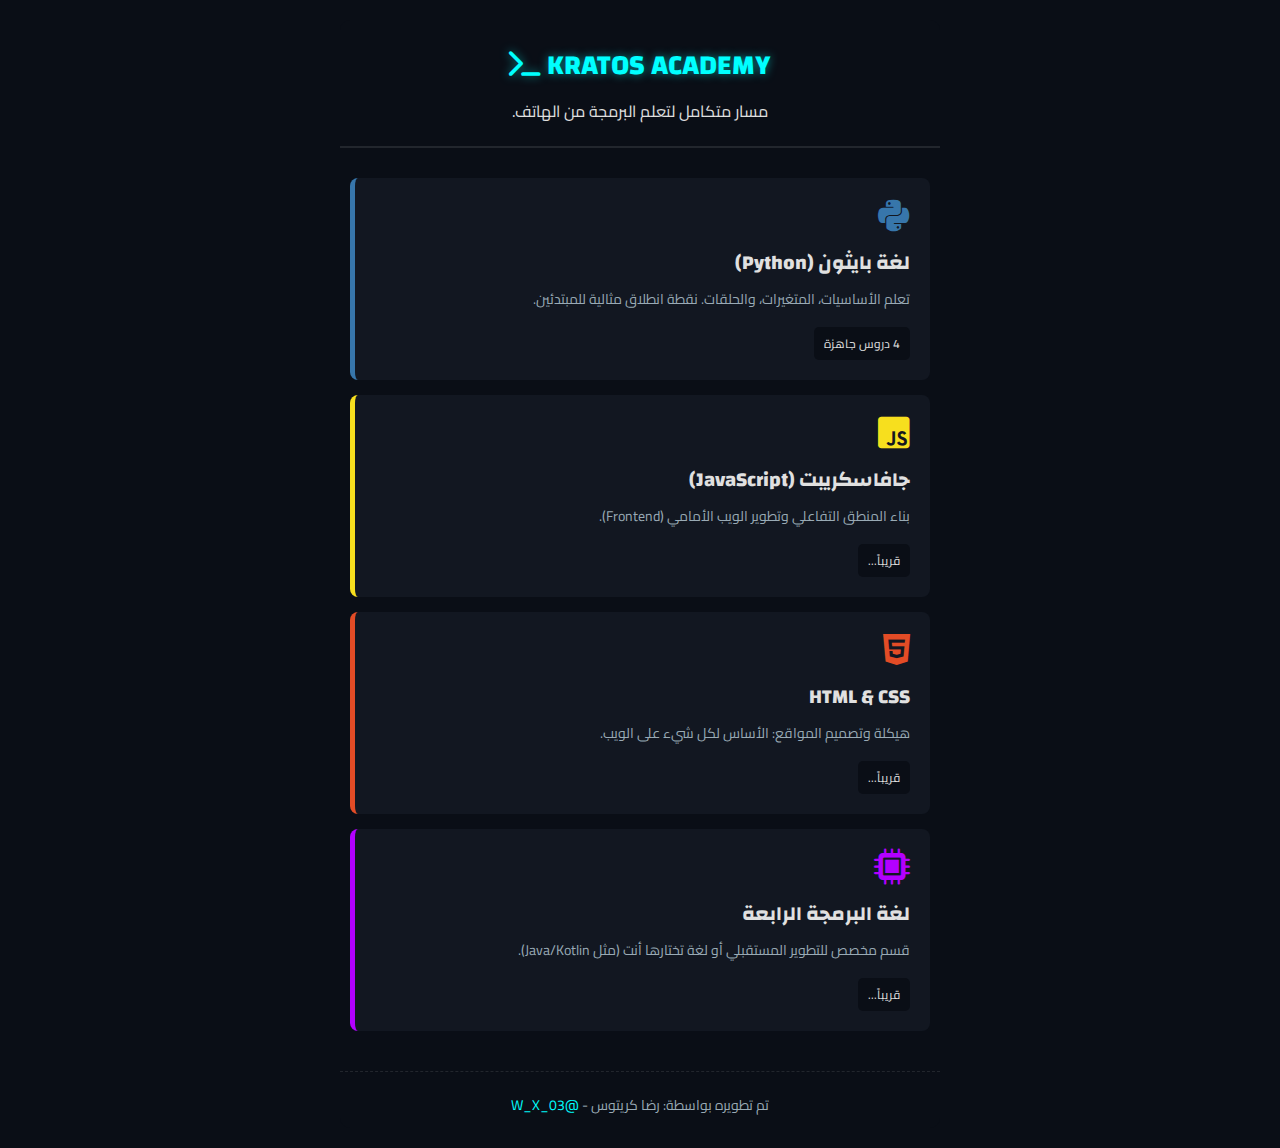
<file: index.html>
<!DOCTYPE html>
<html lang="ar" dir="rtl">
<head>
    <meta charset="UTF-8">
    <meta name="viewport" content="width=device-width, initial-scale=1.0">
    <title>KRATOS ACADEMY | أكاديمية كريتوس للبرمجة</title>
    
    <link rel="stylesheet" href="style.css"> 
    
    <link href="https://fonts.googleapis.com/css2?family=Cairo:wght@400;700&family=Changa:wght@600&display=swap" rel="stylesheet">
    <link rel="stylesheet" href="https://cdnjs.cloudflare.com/ajax/libs/font-awesome/6.0.0-beta3/css/all.min.css">
</head>
<body class="main-page">

    <div class="app-container">
        
        <header class="main-header">
            <h1 class="logo-text">KRATOS ACADEMY <i class="fas fa-terminal"></i></h1>
            <p class="slogan">مسار متكامل لتعلم البرمجة من الهاتف.</p>
        </header>

        <main class="sections-grid">
            
            <a href="python.html" class="language-card python-color">
                <i class="fab fa-python language-icon"></i>
                <h2>لغة بايثون (Python)</h2>
                <p>تعلم الأساسيات، المتغيرات، والحلقات. نقطة انطلاق مثالية للمبتدئين.</p>
                <span class="status">4 دروس جاهزة</span>
            </a>

            <a href="javascript.html" class="language-card js-color">
                <i class="fab fa-js-square language-icon"></i>
                <h2>جافاسكريبت (JavaScript)</h2>
                <p>بناء المنطق التفاعلي وتطوير الويب الأمامي (Frontend).</p>
                <span class="status">قريباً...</span>
            </a>

            <a href="htmlcss.html" class="language-card html-color">
                <i class="fab fa-html5 language-icon"></i>
                <h2>HTML & CSS</h2>
                <p>هيكلة وتصميم المواقع: الأساس لكل شيء على الويب.</p>
                <span class="status">قريباً...</span>
            </a>

            <a href="future_lang.html" class="language-card future-color">
                <i class="fas fa-microchip language-icon"></i>
                <h2>لغة البرمجة الرابعة</h2>
                <p>قسم مخصص للتطوير المستقبلي أو لغة تختارها أنت (مثل Java/Kotlin).</p>
                <span class="status">قريباً...</span>
            </a>

        </main>

        <footer class="app-footer">
            <p>تم تطويره بواسطة: رضا كريتوس - <a href="#" target="_blank">@W_X_03</a></p>
        </footer>
    </div>
</body>
</html>
</file>
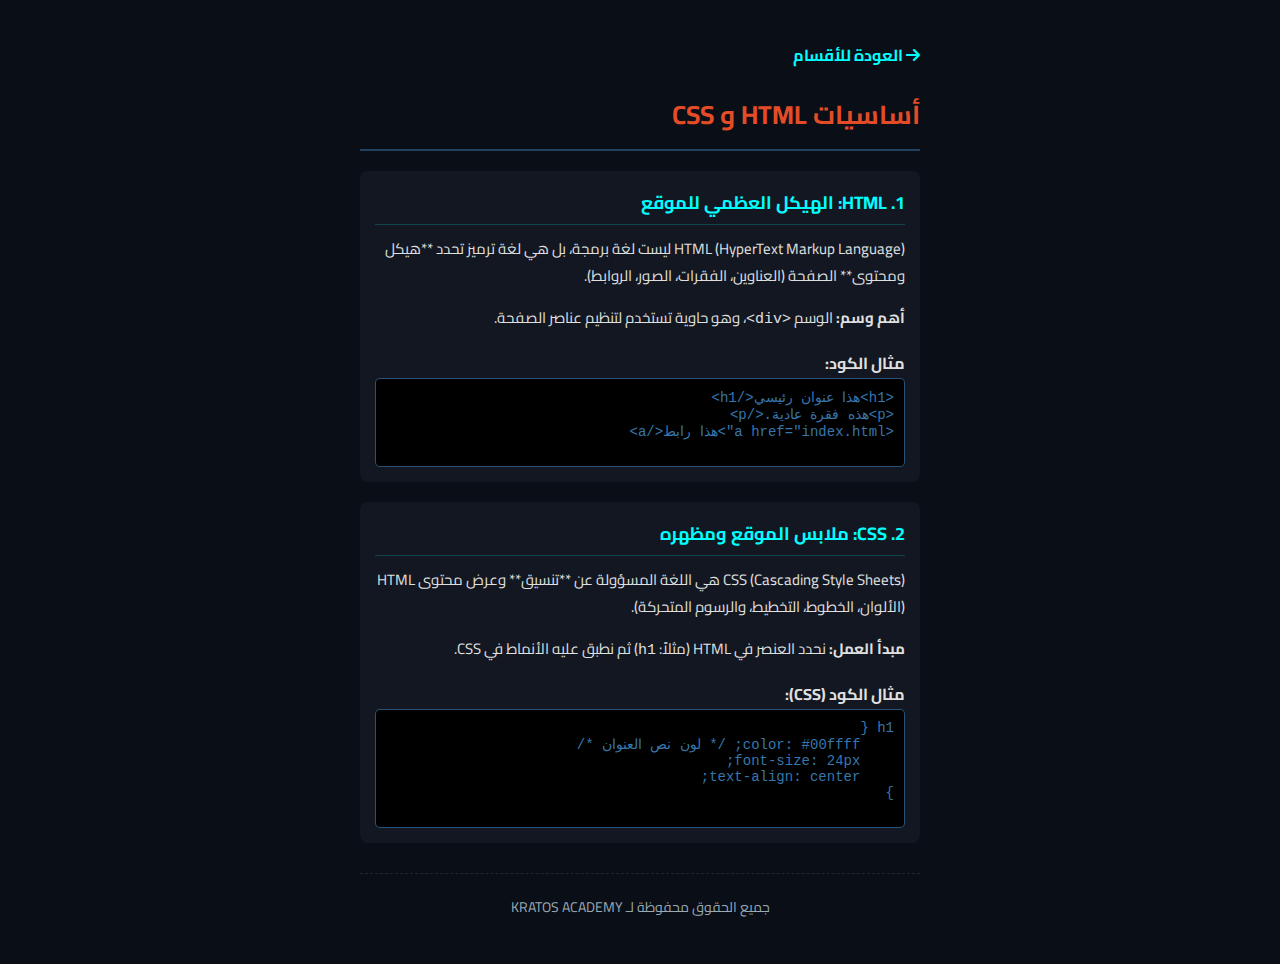
<file: htmlcss.html>
<!DOCTYPE html>
<html lang="ar" dir="rtl">
<head>
    <meta charset="UTF-8">
    <meta name="viewport" content="width=device-width, initial-scale=1.0">
    <title>تعلم HTML & CSS | KRATOS ACADEMY</title>
    <link rel="stylesheet" href="style.css"> 
    <link href="https://fonts.googleapis.com/css2?family=Cairo:wght@400;700&family=Changa:wght@600&display=swap" rel="stylesheet">
    <link rel="stylesheet" href="https://cdnjs.cloudflare.com/ajax/libs/font-awesome/6.0.0-beta3/css/all.min.css">
</head>
<body class="lesson-page">

    <div class="app-container">
        
        <a href="index.html" class="back-link"><i class="fas fa-arrow-right"></i> العودة للأقسام</a>

        <div class="lesson-content">
            <h1 style="color: var(--html-neon);">أساسيات HTML و CSS</h1>

            <div class="lesson-block">
                <h3>1. HTML: الهيكل العظمي للموقع</h3>
                <p>HTML (HyperText Markup Language) ليست لغة برمجة، بل هي لغة ترميز تحدد **هيكل ومحتوى** الصفحة (العناوين، الفقرات، الصور، الروابط).</p>
                <p><strong>أهم وسم:</strong> الوسم <code>&lt;div&gt;</code>، وهو حاوية تستخدم لتنظيم عناصر الصفحة.</p>
                <h4>مثال الكود:</h4>
                <pre>
&lt;h1&gt;هذا عنوان رئيسي&lt;/h1&gt;
&lt;p&gt;هذه فقرة عادية.&lt;/p&gt;
&lt;a href="index.html"&gt;هذا رابط&lt;/a&gt;
                </pre>
            </div>

            <div class="lesson-block">
                <h3>2. CSS: ملابس الموقع ومظهره</h3>
                <p>CSS (Cascading Style Sheets) هي اللغة المسؤولة عن **تنسيق** وعرض محتوى HTML (الألوان، الخطوط، التخطيط، والرسوم المتحركة).</p>
                <p><strong>مبدأ العمل:</strong> نحدد العنصر في HTML (مثلاً: <code>h1</code>) ثم نطبق عليه الأنماط في CSS.</p>
                <h4>مثال الكود (CSS):</h4>
                <pre>
h1 {
    color: #00ffff; /* لون نص العنوان */
    font-size: 24px;
    text-align: center;
}
                </pre>
            </div>
            
        </div>

        <footer class="app-footer">
            <p>جميع الحقوق محفوظة لـ KRATOS ACADEMY</p>
        </footer>
    </div>
</body>
</html>
</file>
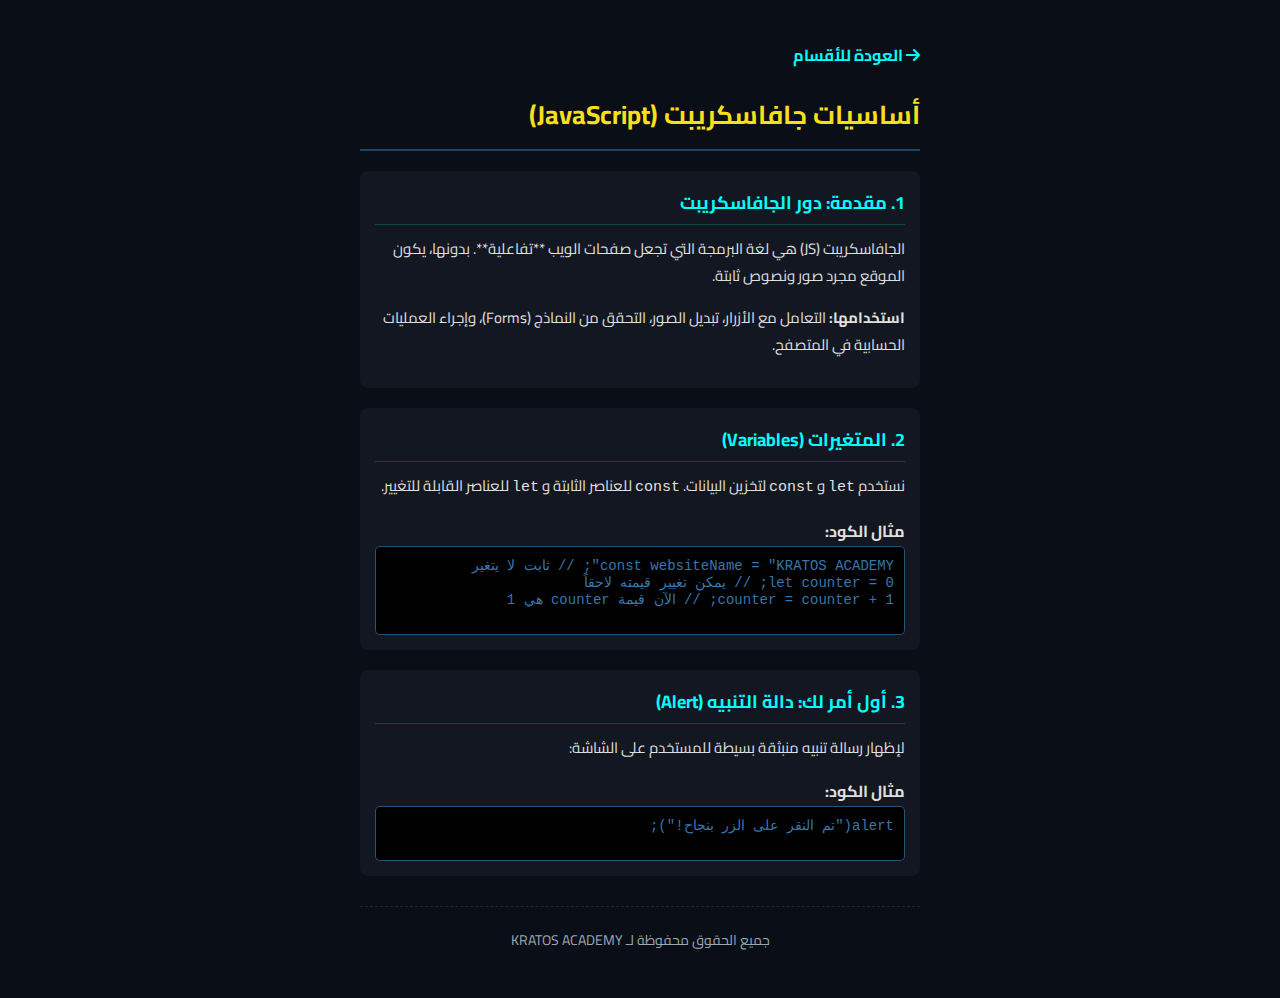
<file: javascript.html>
<!DOCTYPE html>
<html lang="ar" dir="rtl">
<head>
    <meta charset="UTF-8">
    <meta name="viewport" content="width=device-width, initial-scale=1.0">
    <title>تعلم جافاسكريبت | KRATOS ACADEMY</title>
    <link rel="stylesheet" href="style.css"> 
    <link href="https://fonts.googleapis.com/css2?family=Cairo:wght@400;700&family=Changa:wght@600&display=swap" rel="stylesheet">
    <link rel="stylesheet" href="https://cdnjs.cloudflare.com/ajax/libs/font-awesome/6.0.0-beta3/css/all.min.css">
</head>
<body class="lesson-page">

    <div class="app-container">
        
        <a href="index.html" class="back-link"><i class="fas fa-arrow-right"></i> العودة للأقسام</a>

        <div class="lesson-content">
            <h1 style="color: var(--js-neon);">أساسيات جافاسكريبت (JavaScript)</h1>

            <div class="lesson-block">
                <h3>1. مقدمة: دور الجافاسكريبت</h3>
                <p>الجافاسكريبت (JS) هي لغة البرمجة التي تجعل صفحات الويب **تفاعلية**. بدونها، يكون الموقع مجرد صور ونصوص ثابتة.</p>
                <p><strong>استخدامها:</strong> التعامل مع الأزرار، تبديل الصور، التحقق من النماذج (Forms)، وإجراء العمليات الحسابية في المتصفح.</p>
            </div>

            <div class="lesson-block">
                <h3>2. المتغيرات (Variables)</h3>
                <p>نستخدم <code>let</code> و <code>const</code> لتخزين البيانات. <code>const</code> للعناصر الثابتة و <code>let</code> للعناصر القابلة للتغيير.</p>
                <h4>مثال الكود:</h4>
                <pre>
const websiteName = "KRATOS ACADEMY"; // ثابت لا يتغير
let counter = 0; // يمكن تغيير قيمته لاحقاً
counter = counter + 1; // الآن قيمة counter هي 1
                </pre>
            </div>

            <div class="lesson-block">
                <h3>3. أول أمر لك: دالة التنبيه (Alert)</h3>
                <p>لإظهار رسالة تنبيه منبثقة بسيطة للمستخدم على الشاشة:</p>
                <h4>مثال الكود:</h4>
                <pre>
alert("تم النقر على الزر بنجاح!");
                </pre>
            </div>
            
        </div>

        <footer class="app-footer">
            <p>جميع الحقوق محفوظة لـ KRATOS ACADEMY</p>
        </footer>
    </div>
</body>
</html>
</file>
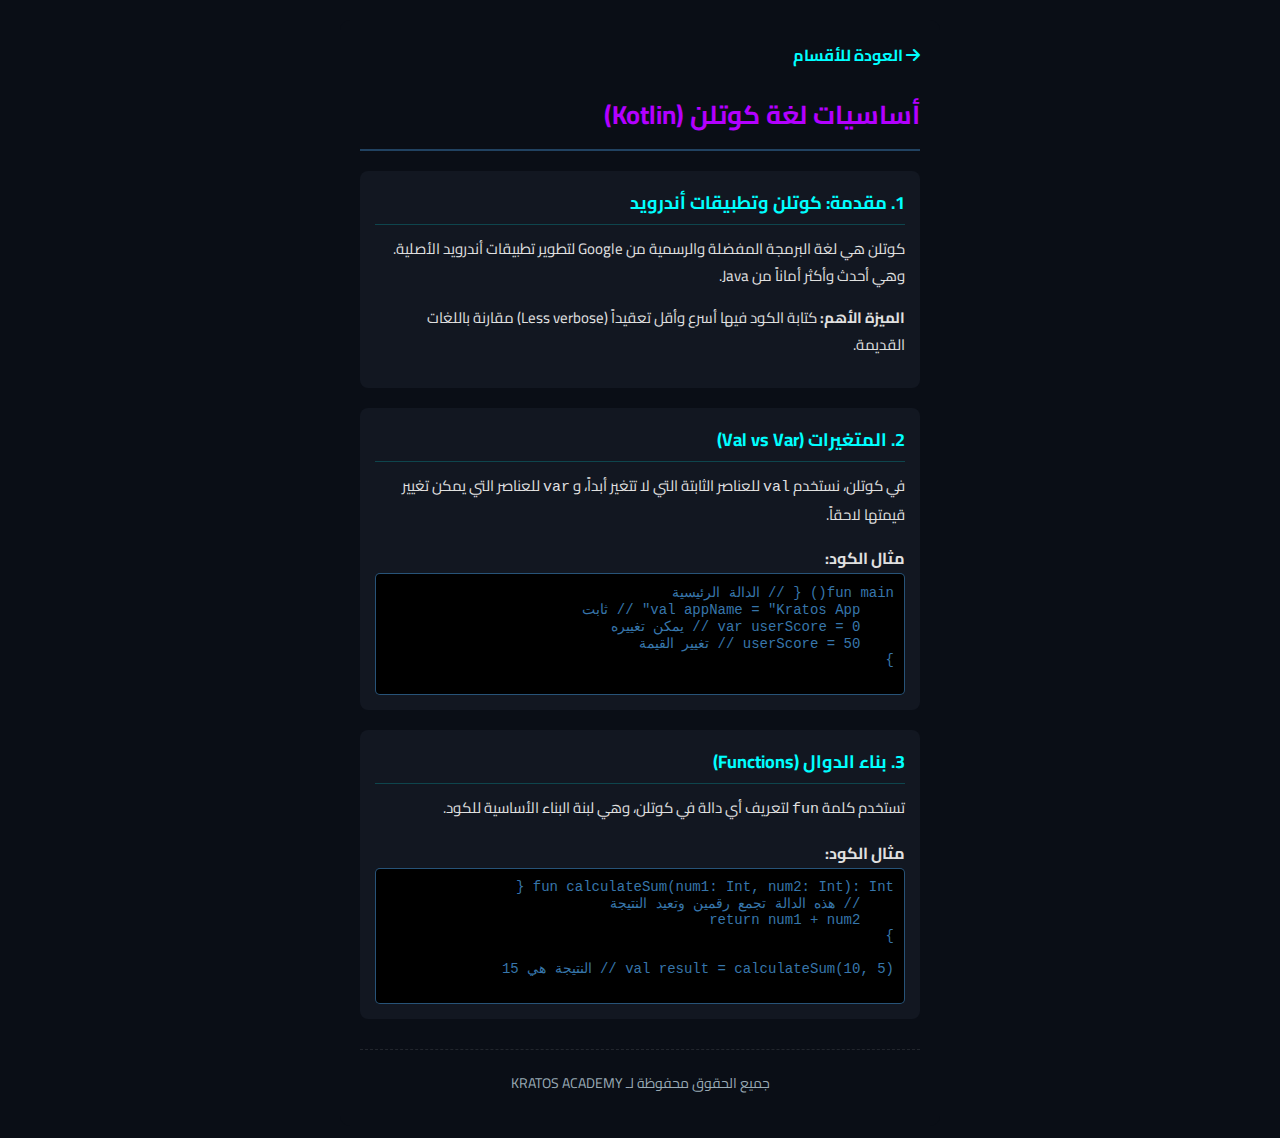
<file: kotlin.html>
<!DOCTYPE html>
<html lang="ar" dir="rtl">
<head>
    <meta charset="UTF-8">
    <meta name="viewport" content="width=device-width, initial-scale=1.0">
    <title>تعلم كوتلن | KRATOS ACADEMY</title>
    <link rel="stylesheet" href="style.css"> 
    <link href="https://fonts.googleapis.com/css2?family=Cairo:wght+400;700&family=Changa:wght@600&display=swap" rel="stylesheet">
    <link rel="stylesheet" href="https://cdnjs.cloudflare.com/ajax/libs/font-awesome/6.0.0-beta3/css/all.min.css">
</head>
<body class="lesson-page">

    <div class="app-container">
        
        <a href="index.html" class="back-link"><i class="fas fa-arrow-right"></i> العودة للأقسام</a>

        <div class="lesson-content">
            <h1 style="color: var(--future-neon);">أساسيات لغة كوتلن (Kotlin)</h1>

            <div class="lesson-block">
                <h3>1. مقدمة: كوتلن وتطبيقات أندرويد</h3>
                <p>كوتلن هي لغة البرمجة المفضلة والرسمية من Google لتطوير تطبيقات أندرويد الأصلية. وهي أحدث وأكثر أماناً من Java.</p>
                <p><strong>الميزة الأهم:</strong> كتابة الكود فيها أسرع وأقل تعقيداً (Less verbose) مقارنة باللغات القديمة.</p>
            </div>

            <div class="lesson-block">
                <h3>2. المتغيرات (Val vs Var)</h3>
                <p>في كوتلن، نستخدم <code>val</code> للعناصر الثابتة التي لا تتغير أبداً، و <code>var</code> للعناصر التي يمكن تغيير قيمتها لاحقاً.</p>
                <h4>مثال الكود:</h4>
                <pre>
fun main() { // الدالة الرئيسية
    val appName = "Kratos App" // ثابت
    var userScore = 0 // يمكن تغييره
    userScore = 50 // تغيير القيمة
}
                </pre>
            </div>

            <div class="lesson-block">
                <h3>3. بناء الدوال (Functions)</h3>
                <p>تستخدم كلمة <code>fun</code> لتعريف أي دالة في كوتلن، وهي لبنة البناء الأساسية للكود.</p>
                <h4>مثال الكود:</h4>
                <pre>
fun calculateSum(num1: Int, num2: Int): Int {
    // هذه الدالة تجمع رقمين وتعيد النتيجة
    return num1 + num2
}

val result = calculateSum(10, 5) // النتيجة هي 15
                </pre>
            </div>
            
        </div>

        <footer class="app-footer">
            <p>جميع الحقوق محفوظة لـ KRATOS ACADEMY</p>
        </footer>
    </div>
</body>
</html>
</file>
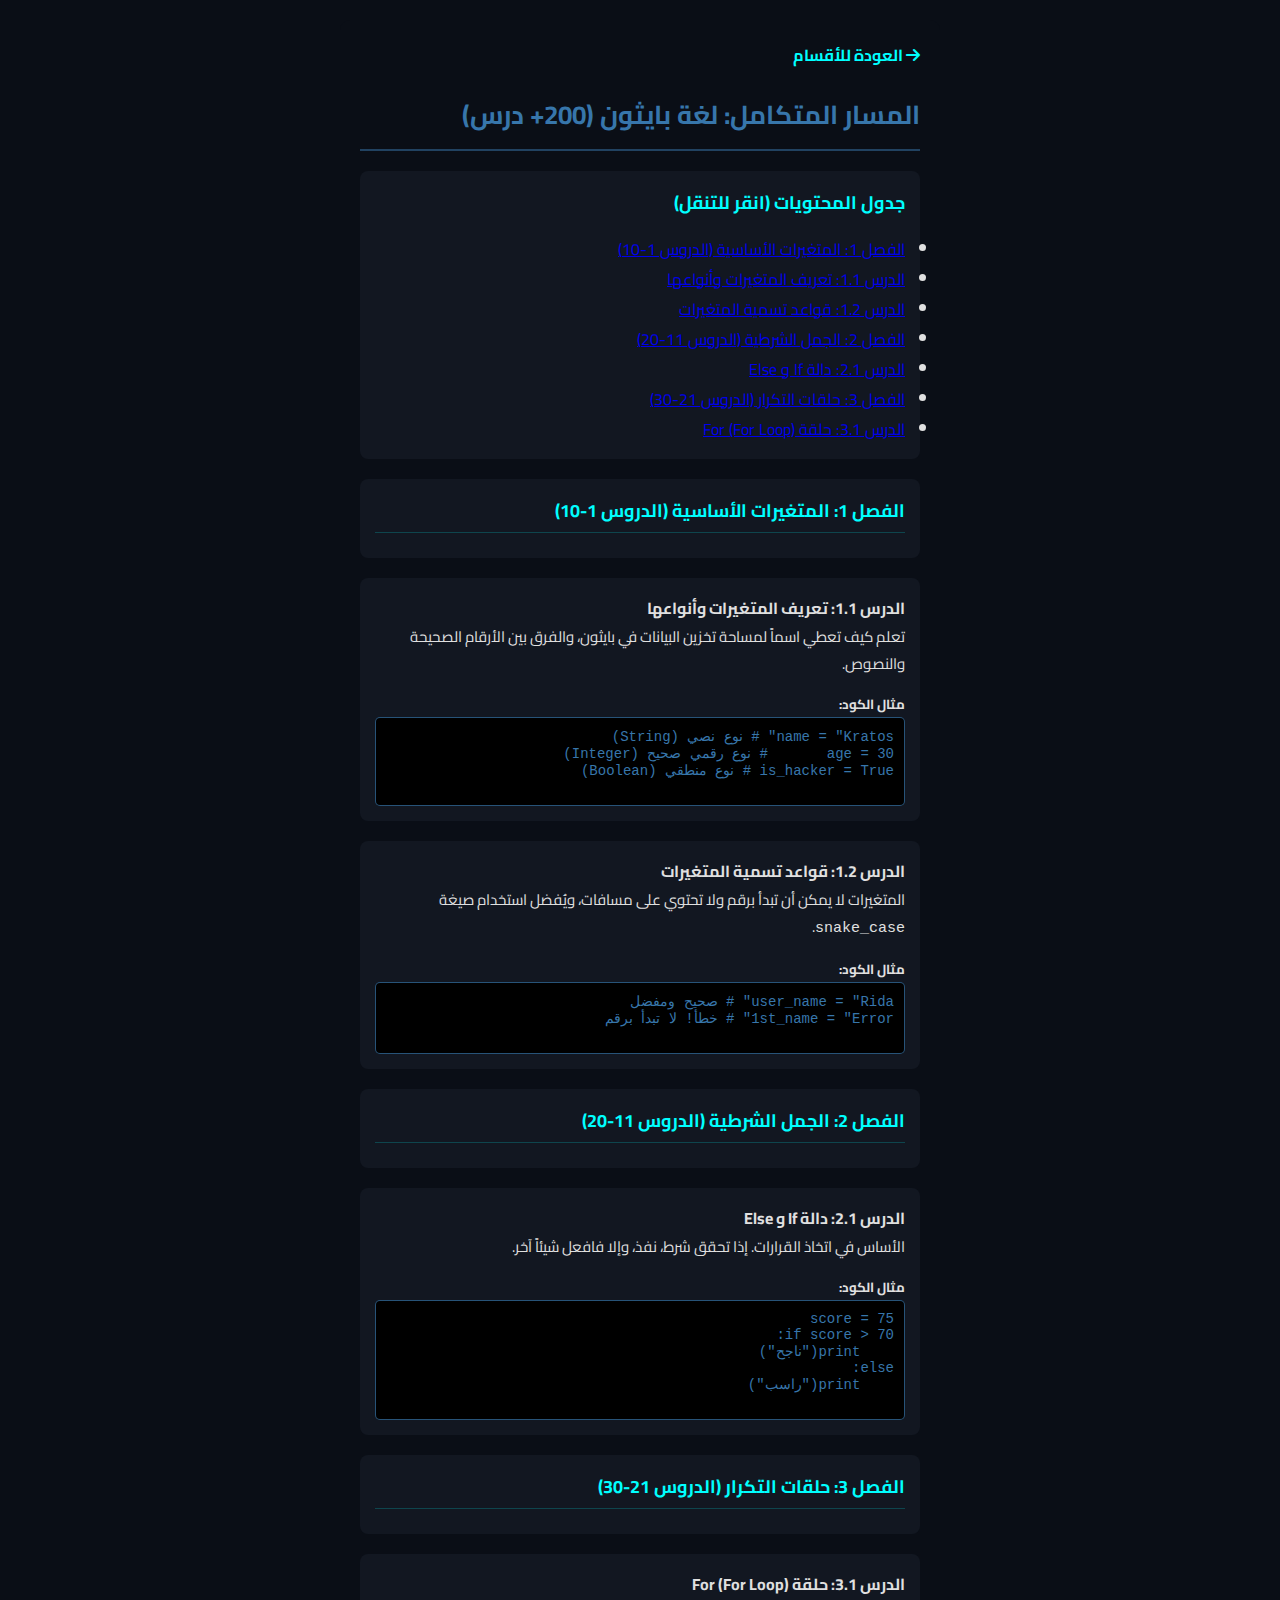
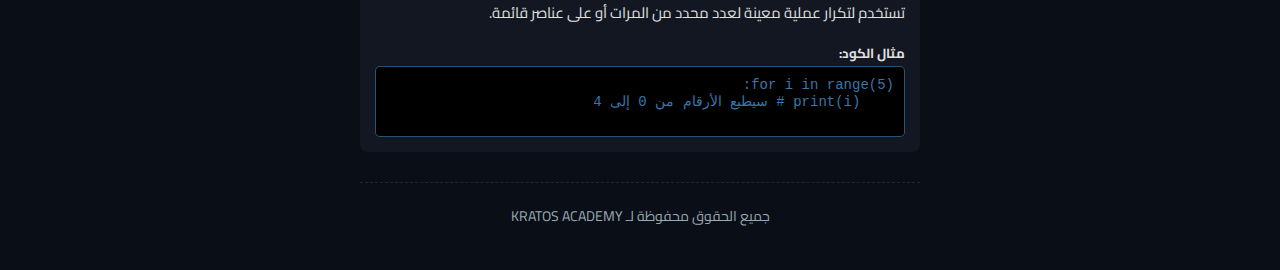
<file: python.html>
<!DOCTYPE html>
<html lang="ar" dir="rtl">
<head>
    <meta charset="UTF-8">
    <meta name="viewport" content="width=device-width, initial-scale=1.0">
    <title>تعلم بايثون | KRATOS ACADEMY</title>
    <link rel="stylesheet" href="style.css"> 
    <link href="https://fonts.googleapis.com/css2?family=Cairo:wght@400;700&family=Changa:wght@600&display=swap" rel="stylesheet">
    <link rel="stylesheet" href="https://cdnjs.cloudflare.com/ajax/libs/font-awesome/6.0.0-beta3/css/all.min.css">
</head>
<body class="lesson-page">

    <div class="app-container">
        
        <a href="index.html" class="back-link"><i class="fas fa-arrow-right"></i> العودة للأقسام</a>

        <div class="lesson-content">
            <h1 style="color: var(--python-neon);">المسار المتكامل: لغة بايثون (200+ درس)</h1>

            <div class="chapter-list lesson-block" id="toc">
                <h3 style="border-bottom: none;">جدول المحتويات (انقر للتنقل)</h3>
                <ul class="toc-list" id="chapter-links">
                    </ul>
            </div>
            
            <section id="lessons-container">
                
                <div class="lesson-block lesson-chapter" id="chapter-1">
                    <h3 class="chapter-title">الفصل 1: المتغيرات الأساسية (الدروس 1-10)</h3>
                </div>
                
                <div class="lesson-block lesson-unit" id="lesson-1-1">
                    <h4>الدرس 1.1: تعريف المتغيرات وأنواعها</h4>
                    <p>تعلم كيف تعطي اسماً لمساحة تخزين البيانات في بايثون، والفرق بين الأرقام الصحيحة والنصوص.</p>
                    <h5>مثال الكود:</h5>
                    <pre class="python-code">
name = "Kratos" # نوع نصي (String)
age = 30       # نوع رقمي صحيح (Integer)
is_hacker = True # نوع منطقي (Boolean)
                    </pre>
                </div>
                
                <div class="lesson-block lesson-unit" id="lesson-1-2">
                    <h4>الدرس 1.2: قواعد تسمية المتغيرات</h4>
                    <p>المتغيرات لا يمكن أن تبدأ برقم ولا تحتوي على مسافات، ويُفضل استخدام صيغة <code>snake_case</code>.</p>
                    <h5>مثال الكود:</h5>
                    <pre class="python-code">
user_name = "Rida" # صحيح ومفضل
1st_name = "Error" # خطأ! لا تبدأ برقم
                    </pre>
                </div>
                
                <div class="lesson-block lesson-chapter" id="chapter-2">
                    <h3 class="chapter-title">الفصل 2: الجمل الشرطية (الدروس 11-20)</h3>
                </div>
                
                <div class="lesson-block lesson-unit" id="lesson-2-1">
                    <h4>الدرس 2.1: دالة If و Else</h4>
                    <p>الأساس في اتخاذ القرارات. إذا تحقق شرط، نفذ، وإلا فافعل شيئاً آخر.</p>
                    <h5>مثال الكود:</h5>
                    <pre class="python-code">
score = 75
if score > 70:
    print("ناجح")
else:
    print("راسب")
                    </pre>
                </div>
                
                <div class="lesson-block lesson-chapter" id="chapter-3">
                    <h3 class="chapter-title">الفصل 3: حلقات التكرار (الدروس 21-30)</h3>
                </div>
                
                <div class="lesson-block lesson-unit" id="lesson-3-1">
                    <h4>الدرس 3.1: حلقة For (For Loop)</h4>
                    <p>تستخدم لتكرار عملية معينة لعدد محدد من المرات أو على عناصر قائمة.</p>
                    <h5>مثال الكود:</h5>
                    <pre class="python-code">
for i in range(5):
    print(i) # سيطبع الأرقام من 0 إلى 4
                    </pre>
                </div>
                
                </section>
        </div>

        <footer class="app-footer">
            <p>جميع الحقوق محفوظة لـ KRATOS ACADEMY</p>
        </footer>
    </div>
    
    <script>
        document.addEventListener('DOMContentLoaded', function() {
            const lessonsContainer = document.getElementById('lessons-container');
            const chapterLinks = document.getElementById('chapter-links');
            const chapters = lessonsContainer.querySelectorAll('.lesson-chapter');

            chapters.forEach((chapter, index) => {
                const chapterTitle = chapter.querySelector('.chapter-title').textContent;
                const chapterId = chapter.id;

                // إنشاء رابط للفصل في جدول المحتويات
                const li = document.createElement('li');
                const a = document.createElement('a');
                a.href = `#${chapterId}`;
                a.textContent = chapterTitle;
                li.appendChild(a);
                chapterLinks.appendChild(li);

                // إضافة جميع الدروس تحت هذا الفصل في الجدول
                let nextElement = chapter.nextElementSibling;
                let lessonCounter = 0;
                while (nextElement && !nextElement.classList.contains('lesson-chapter')) {
                    if (nextElement.classList.contains('lesson-unit')) {
                        lessonCounter++;
                        const lessonTitle = nextElement.querySelector('h4').textContent;
                        const lessonId = nextElement.id;
                        
                        const lessonLi = document.createElement('li');
                        lessonLi.classList.add('lesson-sub-link');
                        const lessonA = document.createElement('a');
                        lessonA.href = `#${lessonId}`;
                        lessonA.textContent = lessonTitle;
                        lessonLi.appendChild(lessonA);
                        chapterLinks.appendChild(lessonLi);
                    }
                    nextElement = nextElement.nextElementSibling;
                }
            });
        });
    </script>

</body>
</html>
</file>
<file: style.css>
/* الألوان والمتغيرات النيون */
:root {
    --bg-dark: #0a0e16;
    --card-dark: #121721;
    --text-light: #e0e0e0;
    --accent-color: #00ffff; /* أزرق سماوي نيون */
    --font-primary: 'Cairo', sans-serif;
    --font-secondary: 'Changa', sans-serif;
    
    /* ألوان اللغات */
    --python-neon: #3776ab;
    --js-neon: #f7df1e;
    --html-neon: #e34c26;
    --future-neon: #b300ff;
}

/* إعادة تعيين أساسية وتصميم Mobile-First */
* {
    margin: 0;
    padding: 0;
    box-sizing: border-box;
}

body {
    font-family: var(--font-primary);
    background-color: var(--bg-dark);
    color: var(--text-light);
    min-height: 100vh;
    padding: 20px 10px; /* تباعد للهاتف */
    display: flex;
    justify-content: center;
    align-items: flex-start;
}

.app-container {
    width: 100%;
    max-width: 600px; /* تحديد عرض مناسب لشاشة الهاتف */
    background-color: var(--bg-dark);
    border-radius: 10px;
}

/* 1. الترويسة (Header) */
.main-header {
    text-align: center;
    padding: 20px 0;
    border-bottom: 2px solid rgba(255, 255, 255, 0.1);
    margin-bottom: 20px;
}

.logo-text {
    font-family: var(--font-secondary);
    font-size: 28px;
    color: var(--accent-color);
    text-shadow: 0 0 10px rgba(0, 255, 255, 0.5); /* تأثير نيون */
    margin-bottom: 5px;
}

.slogan {
    color: var(--text-light);
    font-size: 16px;
}

/* 2. شبكة الأقسام (الخاصة بالصفحة الرئيسية) */
.sections-grid {
    display: grid;
    gap: 15px;
    padding: 10px;
}

.language-card {
    display: block;
    background-color: var(--card-dark);
    padding: 20px;
    border-radius: 8px;
    text-decoration: none;
    color: var(--text-light);
    border-left: 5px solid;
    transition: transform 0.3s, box-shadow 0.3s;
}

.language-card:hover {
    transform: translateY(-5px);
    box-shadow: 0 8px 20px rgba(0, 0, 0, 0.3);
}

.language-icon {
    font-size: 36px;
    margin-bottom: 10px;
    display: block;
}

.language-card h2 {
    font-family: var(--font-secondary);
    font-size: 20px;
    margin-bottom: 5px;
}

.language-card p {
    font-size: 14px;
    color: #99aab5;
    margin-bottom: 15px;
}

.status {
    display: inline-block;
    background-color: var(--bg-dark);
    padding: 5px 10px;
    border-radius: 5px;
    font-size: 12px;
}

/* 3. ألوان اللغات */
.python-color { border-color: var(--python-neon); }
.python-color .language-icon { color: var(--python-neon); }

.js-color { border-color: var(--js-neon); }
.js-color .language-icon { color: var(--js-neon); }

.html-color { border-color: var(--html-neon); }
.html-color .language-icon { color: var(--html-neon); }

.future-color { border-color: var(--future-neon); }
.future-color .language-icon { color: var(--future-neon); }

/* 4. التذييل (Footer) */
.app-footer {
    text-align: center;
    padding: 20px 0 10px;
    margin-top: 30px;
    border-top: 1px dashed rgba(255, 255, 255, 0.1);
    font-size: 14px;
    color: #99aab5;
}

.app-footer a {
    color: var(--accent-color);
    text-decoration: none;
}

/* 5. تصميم صفحات الشرح (لـ python.html، إلخ) */
.lesson-page .app-container {
    padding: 20px;
}

.back-link {
    display: block;
    margin-bottom: 20px;
    color: var(--accent-color);
    text-decoration: none;
    font-weight: bold;
}

.lesson-content h1 {
    font-size: 26px;
    color: var(--python-neon);
    margin-bottom: 20px;
    border-bottom: 2px solid rgba(55, 118, 171, 0.5);
    padding-bottom: 10px;
}

.lesson-block {
    background-color: var(--card-dark);
    padding: 15px;
    border-radius: 8px;
    margin-bottom: 20px;
}

.lesson-block h3 {
    color: var(--accent-color);
    margin-bottom: 10px;
    font-size: 18px;
    border-bottom: 1px solid rgba(0, 255, 255, 0.2);
    padding-bottom: 5px;
}

.lesson-block p {
    line-height: 1.8;
    margin-bottom: 15px;
    font-size: 15px;
}

pre {
    background-color: #000;
    color: var(--python-neon);
    padding: 10px;
    border-radius: 5px;
    overflow-x: auto; /* مهم للهواتف */
    font-family: monospace;
    font-size: 14px;
    border: 1px solid rgba(55, 118, 171, 0.7);
}
</file>
